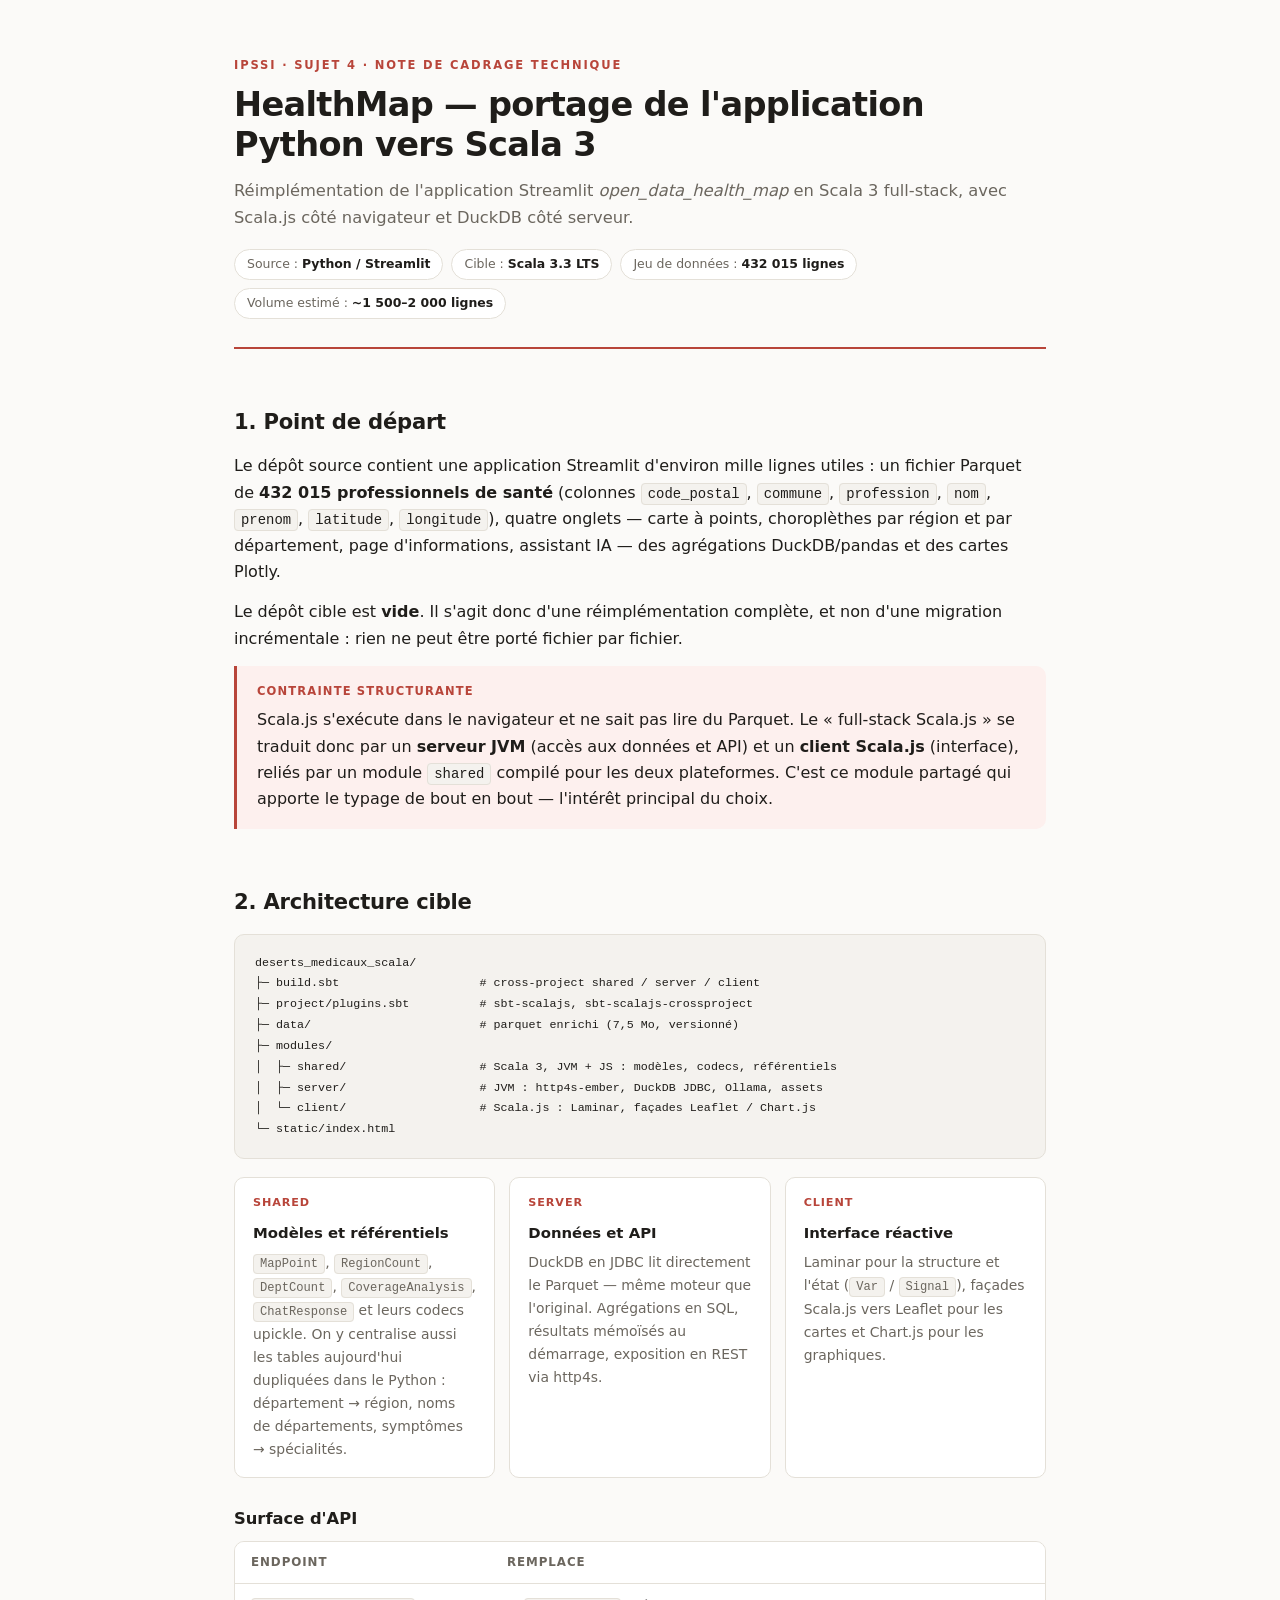
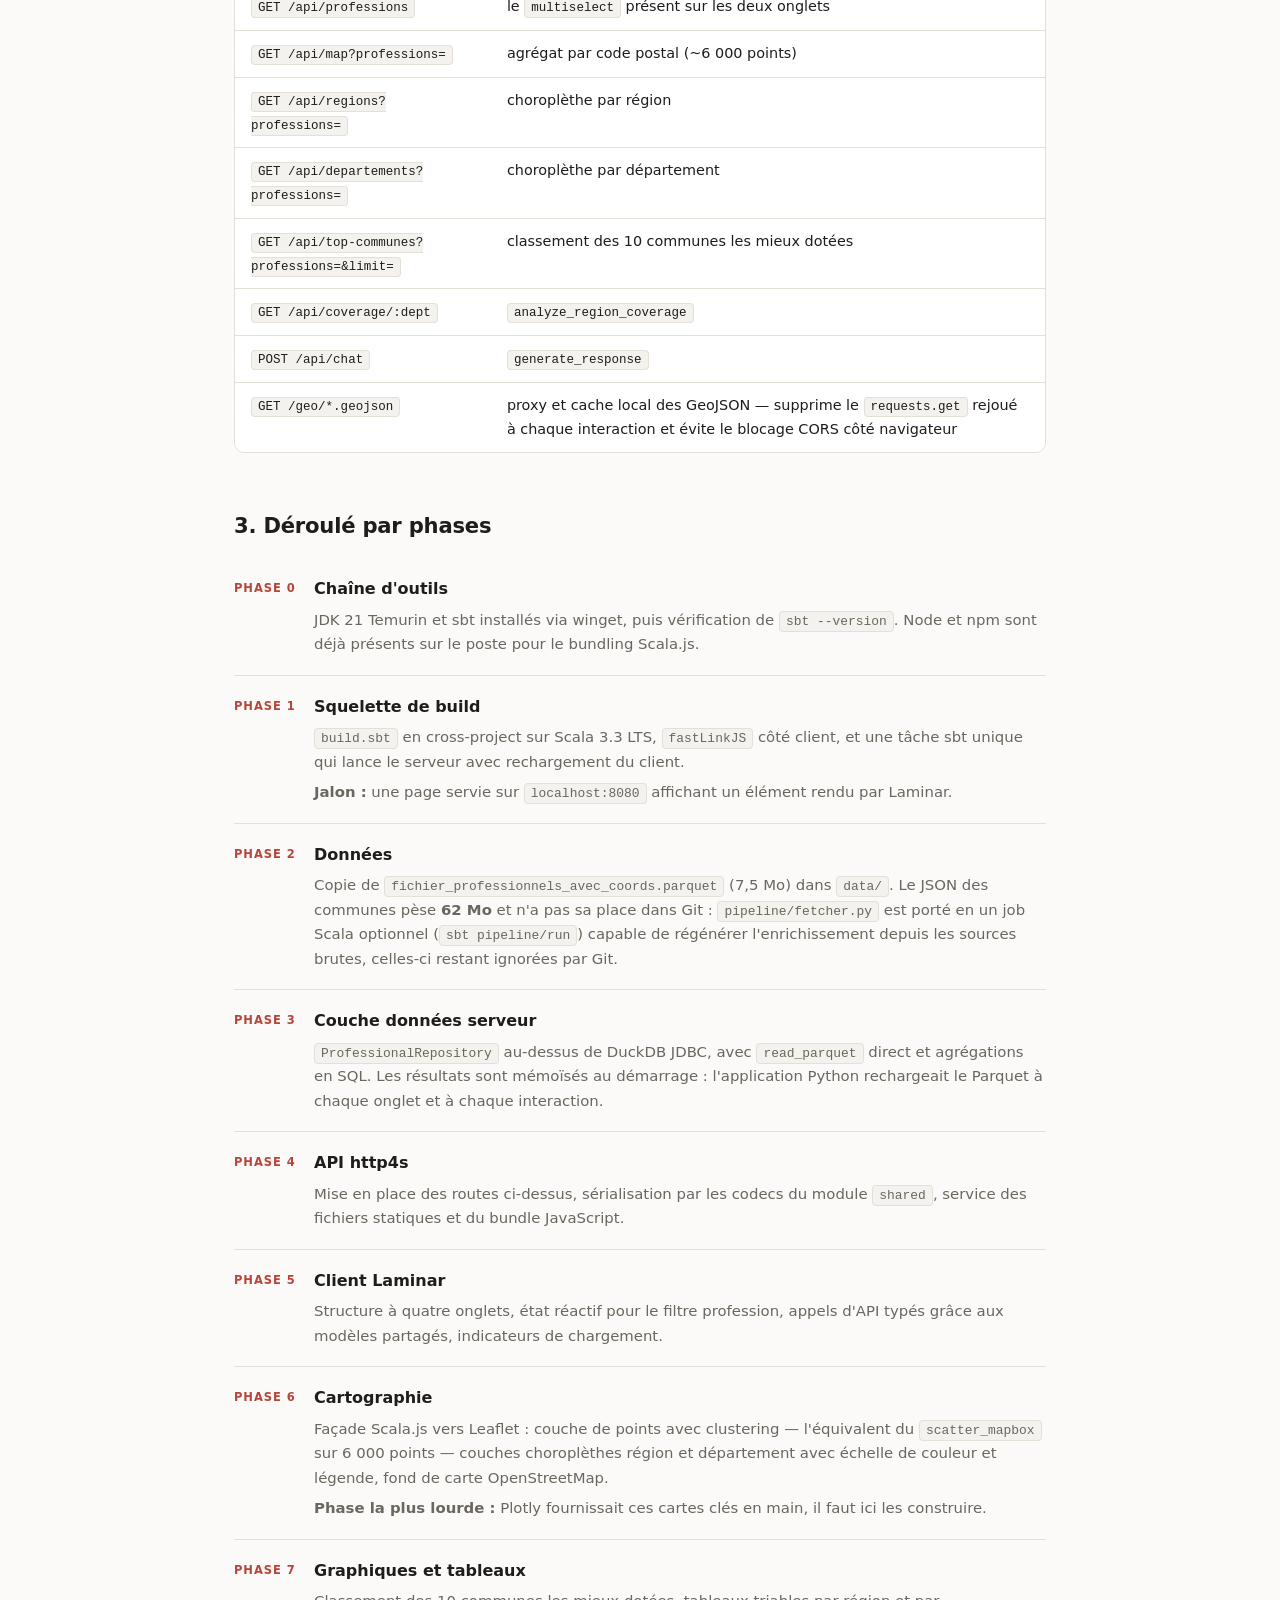
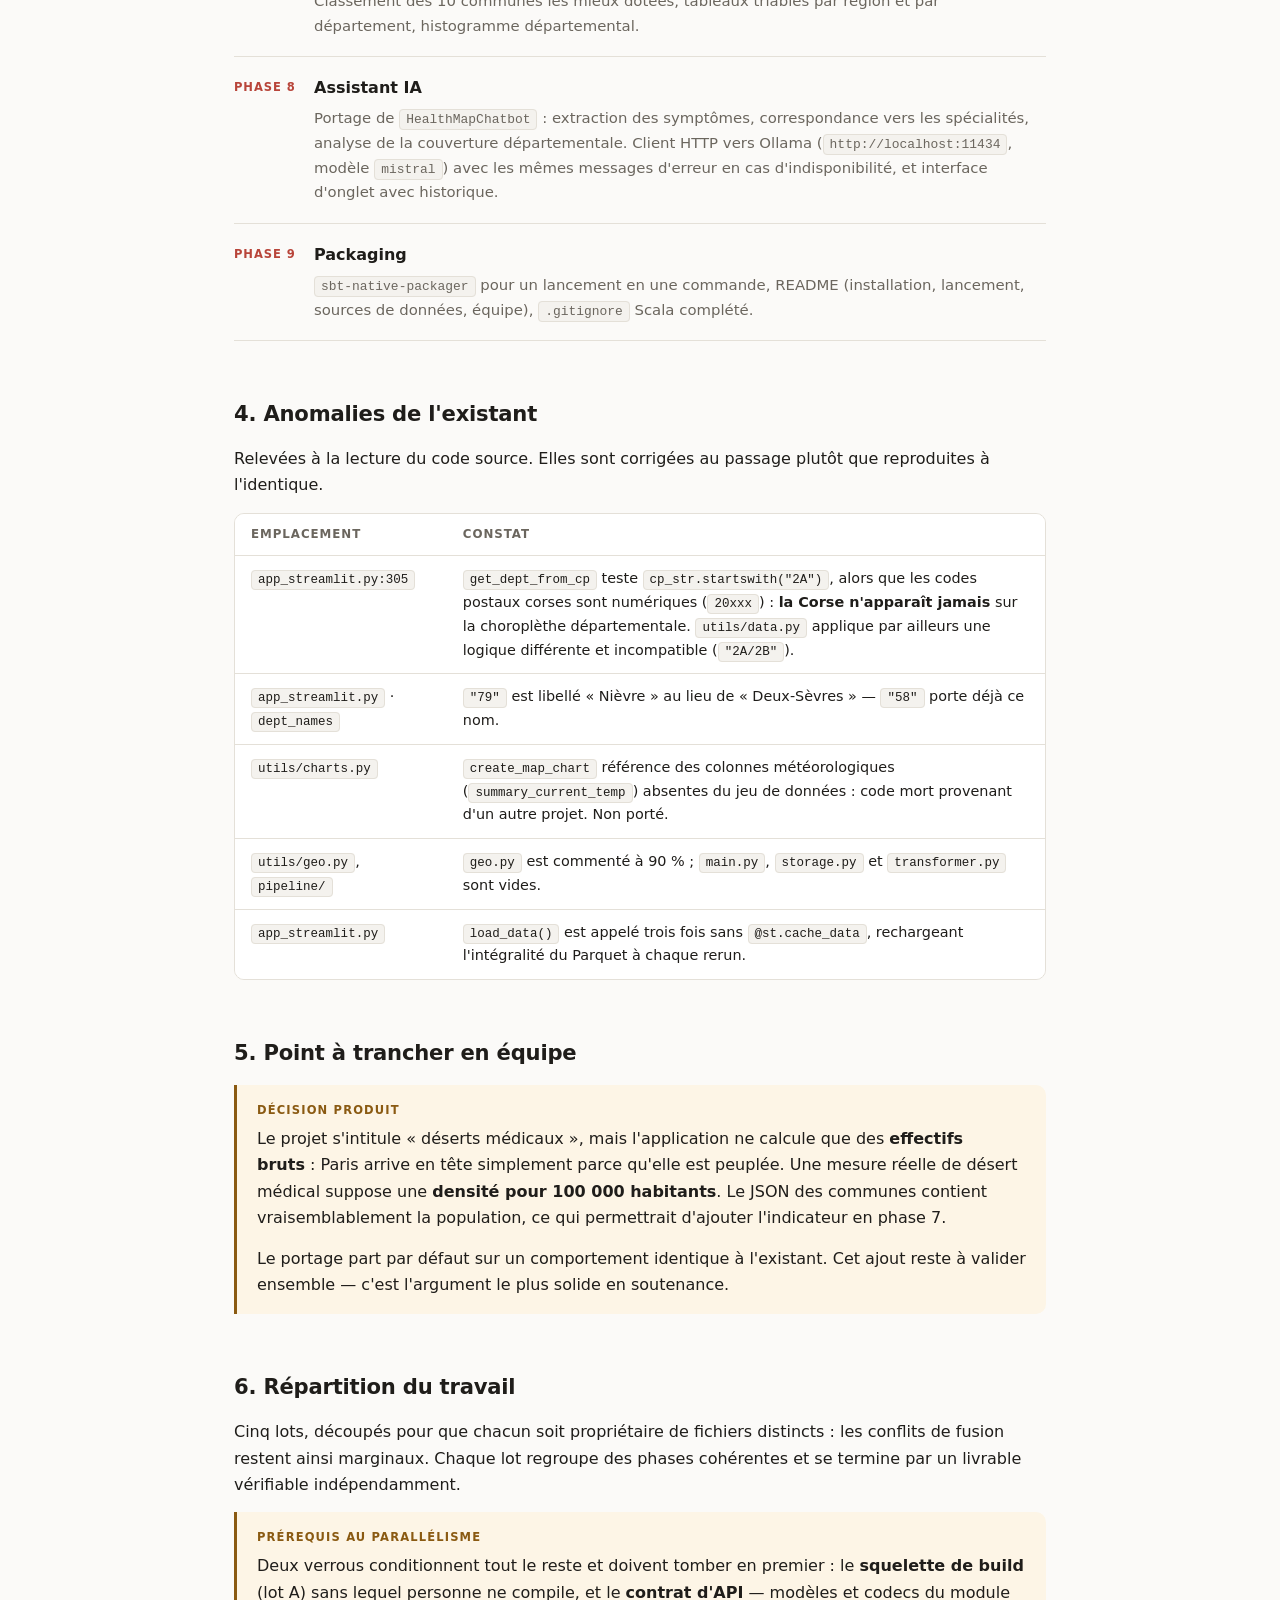
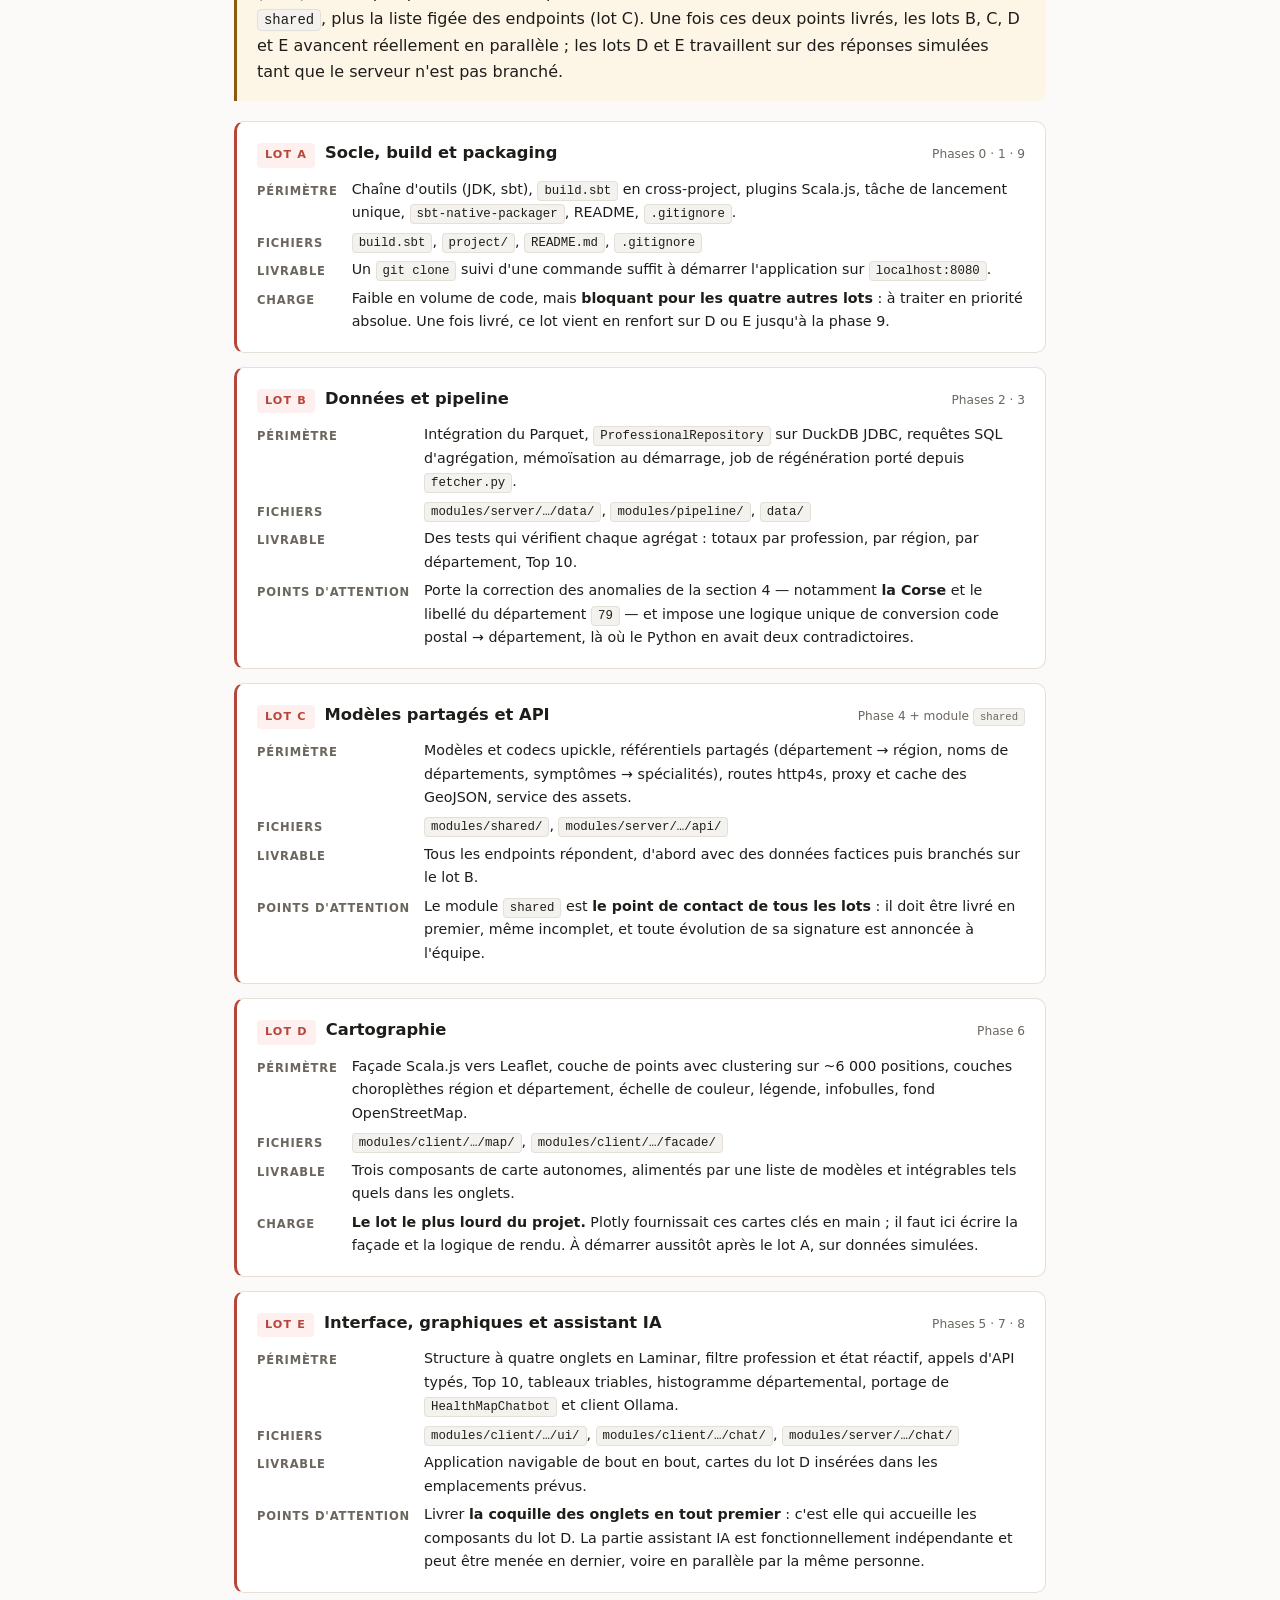
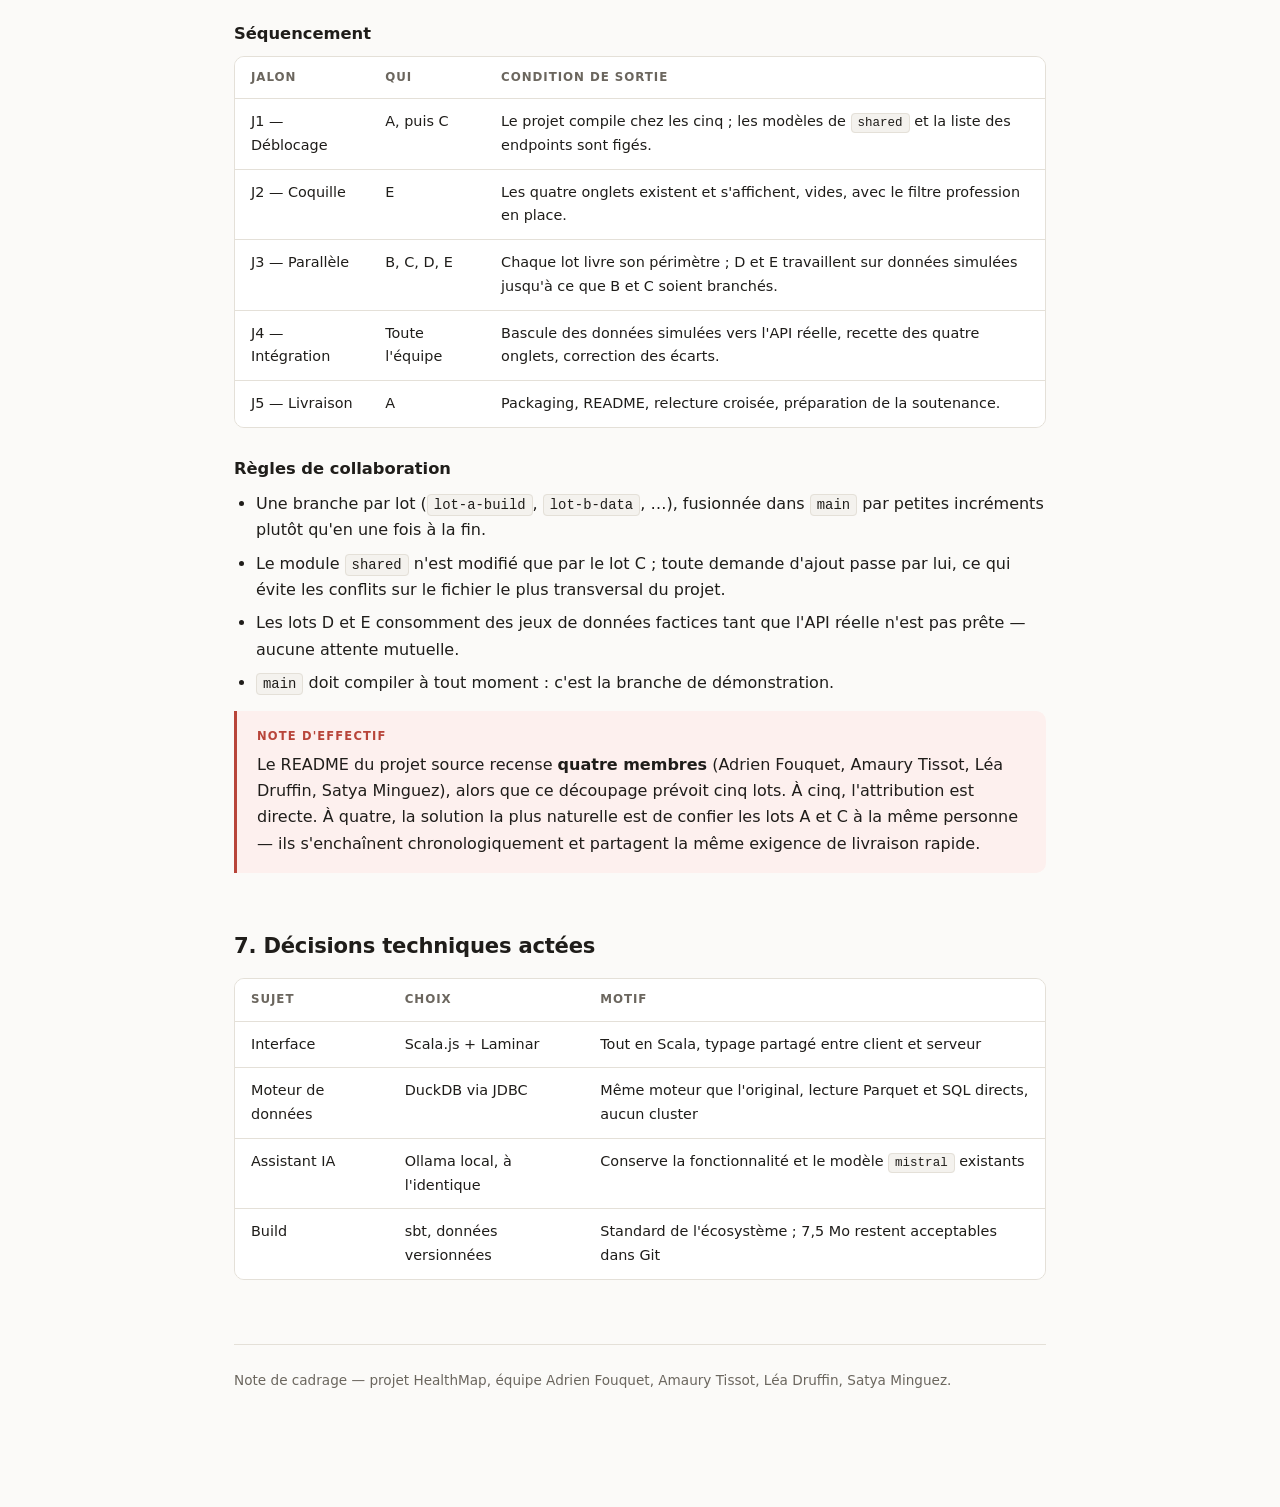
<file: plan-portage-scala.html>
<!doctype html>
<html lang="fr">
<head>
<meta charset="utf-8">
<meta name="viewport" content="width=device-width, initial-scale=1">
<title>HealthMap — Plan de portage Scala</title>
<style>
  :root{
    --bg:#fbfaf8; --surface:#ffffff; --border:#e4e0d8; --text:#1f1d1a; --muted:#6b665e;
    --accent:#b8453a; --accent-soft:#fdf0ee; --warn:#8a5a12; --warn-soft:#fdf5e6;
    --code-bg:#f4f2ee;
  }
  @media (prefers-color-scheme:dark){
    :root:not([data-theme="light"]){
      --bg:#171614; --surface:#201f1c; --border:#35332e; --text:#eceae5; --muted:#a39d92;
      --accent:#e8776a; --accent-soft:#2c1e1c; --warn:#d9ab63; --warn-soft:#2a2318;
      --code-bg:#2a2825;
    }
  }
  *{box-sizing:border-box}
  body{margin:0;background:var(--bg);color:var(--text);
    font-family:ui-sans-serif,system-ui,-apple-system,"Segoe UI",Roboto,sans-serif;
    line-height:1.65;-webkit-font-smoothing:antialiased}
  .wrap{max-width:860px;margin:0 auto;padding:56px 24px 96px}
  header{border-bottom:2px solid var(--accent);padding-bottom:28px;margin-bottom:44px}
  .eyebrow{font-size:.72rem;letter-spacing:.16em;text-transform:uppercase;color:var(--accent);font-weight:700;margin:0 0 10px}
  h1{font-size:2.1rem;line-height:1.2;margin:0 0 12px;letter-spacing:-.02em}
  .sub{color:var(--muted);font-size:1.02rem;margin:0}
  .meta{margin-top:18px;display:flex;flex-wrap:wrap;gap:8px}
  .chip{font-size:.78rem;background:var(--surface);border:1px solid var(--border);
    border-radius:999px;padding:4px 12px;color:var(--muted)}
  .chip b{color:var(--text);font-weight:600}
  h2{font-size:1.32rem;margin:52px 0 14px;letter-spacing:-.01em;padding-top:4px}
  h3{font-size:1.02rem;margin:28px 0 8px}
  p{margin:0 0 14px}
  ul{margin:0 0 14px;padding-left:22px}
  li{margin-bottom:7px}
  code{font-family:ui-monospace,"Cascadia Code",Consolas,monospace;font-size:.87em;
    background:var(--code-bg);padding:2px 6px;border-radius:4px;border:1px solid var(--border)}
  pre{background:var(--code-bg);border:1px solid var(--border);border-radius:10px;
    padding:18px 20px;overflow-x:auto;font-size:.84rem;line-height:1.55;margin:0 0 18px}
  pre code{background:none;border:none;padding:0}
  .callout{border-left:3px solid var(--accent);background:var(--accent-soft);
    padding:16px 20px;border-radius:0 10px 10px 0;margin:0 0 20px}
  .callout p:last-child{margin-bottom:0}
  .callout.warn{border-color:var(--warn);background:var(--warn-soft)}
  .callout .lbl{font-size:.72rem;letter-spacing:.1em;text-transform:uppercase;
    font-weight:700;color:var(--accent);display:block;margin-bottom:6px}
  .callout.warn .lbl{color:var(--warn)}
  .tablewrap{overflow-x:auto;margin:0 0 20px;border:1px solid var(--border);border-radius:10px}
  table{border-collapse:collapse;width:100%;font-size:.9rem;background:var(--surface)}
  th,td{text-align:left;padding:11px 16px;border-bottom:1px solid var(--border);vertical-align:top}
  th{font-size:.74rem;letter-spacing:.08em;text-transform:uppercase;color:var(--muted);font-weight:700}
  tr:last-child td{border-bottom:none}
  .phase{display:flex;gap:18px;padding:18px 0;border-bottom:1px solid var(--border)}
  .phase:last-child{border-bottom:none}
  .pnum{flex:0 0 62px;font-size:.72rem;font-weight:700;letter-spacing:.08em;
    text-transform:uppercase;color:var(--accent);padding-top:3px}
  .pbody{flex:1;min-width:0}
  .pbody h4{margin:0 0 5px;font-size:1rem}
  .pbody p{margin:0;color:var(--muted);font-size:.93rem}
  .pbody p + p{margin-top:6px}
  .cards{display:grid;grid-template-columns:repeat(auto-fit,minmax(230px,1fr));gap:14px;margin:0 0 20px}
  .card{background:var(--surface);border:1px solid var(--border);border-radius:10px;padding:16px 18px}
  .card h4{margin:0 0 6px;font-size:.93rem}
  .card p{margin:0;font-size:.87rem;color:var(--muted)}
  .card .tag{font-size:.7rem;letter-spacing:.08em;text-transform:uppercase;
    color:var(--accent);font-weight:700;display:block;margin-bottom:8px}
  .lots{display:grid;gap:14px;margin:0 0 20px}
  .lot{background:var(--surface);border:1px solid var(--border);border-radius:10px;
    padding:18px 20px;border-left:3px solid var(--accent)}
  .lot-head{display:flex;flex-wrap:wrap;align-items:baseline;gap:10px;margin-bottom:10px}
  .lot-id{font-size:.7rem;letter-spacing:.1em;text-transform:uppercase;font-weight:700;
    color:var(--accent);background:var(--accent-soft);border-radius:4px;padding:3px 8px}
  .lot-head h4{margin:0;font-size:1.02rem;flex:1;min-width:180px}
  .lot-phases{font-size:.76rem;color:var(--muted);white-space:nowrap}
  .lot dl{margin:0;display:grid;grid-template-columns:auto 1fr;gap:5px 14px;font-size:.89rem}
  .lot dt{color:var(--muted);font-size:.72rem;letter-spacing:.07em;text-transform:uppercase;
    font-weight:700;padding-top:4px;white-space:nowrap}
  .lot dd{margin:0}
  @media (max-width:560px){
    .lot dl{grid-template-columns:1fr;gap:2px}
    .lot dd{margin-bottom:8px}
  }
  footer{margin-top:64px;padding-top:24px;border-top:1px solid var(--border);
    color:var(--muted);font-size:.85rem}
</style>
</head>
<body>
<div class="wrap">

<header>
  <p class="eyebrow">IPSSI · Sujet 4 · Note de cadrage technique</p>
  <h1>HealthMap — portage de l'application Python vers Scala&nbsp;3</h1>
  <p class="sub">Réimplémentation de l'application Streamlit <em>open_data_health_map</em> en Scala&nbsp;3 full-stack, avec Scala.js côté navigateur et DuckDB côté serveur.</p>
  <div class="meta">
    <span class="chip">Source&nbsp;: <b>Python / Streamlit</b></span>
    <span class="chip">Cible&nbsp;: <b>Scala 3.3 LTS</b></span>
    <span class="chip">Jeu de données&nbsp;: <b>432 015 lignes</b></span>
    <span class="chip">Volume estimé&nbsp;: <b>~1 500–2 000 lignes</b></span>
  </div>
</header>

<h2>1. Point de départ</h2>
<p>Le dépôt source contient une application Streamlit d'environ mille lignes utiles&nbsp;: un fichier Parquet de <strong>432 015 professionnels de santé</strong> (colonnes <code>code_postal</code>, <code>commune</code>, <code>profession</code>, <code>nom</code>, <code>prenom</code>, <code>latitude</code>, <code>longitude</code>), quatre onglets — carte à points, choroplèthes par région et par département, page d'informations, assistant IA — des agrégations DuckDB/pandas et des cartes Plotly.</p>
<p>Le dépôt cible est <strong>vide</strong>. Il s'agit donc d'une réimplémentation complète, et non d'une migration incrémentale&nbsp;: rien ne peut être porté fichier par fichier.</p>

<div class="callout">
  <span class="lbl">Contrainte structurante</span>
  <p>Scala.js s'exécute dans le navigateur et ne sait pas lire du Parquet. Le «&nbsp;full-stack Scala.js&nbsp;» se traduit donc par un <strong>serveur JVM</strong> (accès aux données et API) et un <strong>client Scala.js</strong> (interface), reliés par un module <code>shared</code> compilé pour les deux plateformes. C'est ce module partagé qui apporte le typage de bout en bout — l'intérêt principal du choix.</p>
</div>

<h2>2. Architecture cible</h2>
<pre><code>deserts_medicaux_scala/
├─ build.sbt                    # cross-project shared / server / client
├─ project/plugins.sbt          # sbt-scalajs, sbt-scalajs-crossproject
├─ data/                        # parquet enrichi (7,5 Mo, versionné)
├─ modules/
│  ├─ shared/                   # Scala 3, JVM + JS : modèles, codecs, référentiels
│  ├─ server/                   # JVM : http4s-ember, DuckDB JDBC, Ollama, assets
│  └─ client/                   # Scala.js : Laminar, façades Leaflet / Chart.js
└─ static/index.html</code></pre>

<div class="cards">
  <div class="card">
    <span class="tag">shared</span>
    <h4>Modèles et référentiels</h4>
    <p><code>MapPoint</code>, <code>RegionCount</code>, <code>DeptCount</code>, <code>CoverageAnalysis</code>, <code>ChatResponse</code> et leurs codecs upickle. On y centralise aussi les tables aujourd'hui dupliquées dans le Python&nbsp;: département → région, noms de départements, symptômes → spécialités.</p>
  </div>
  <div class="card">
    <span class="tag">server</span>
    <h4>Données et API</h4>
    <p>DuckDB en JDBC lit directement le Parquet — même moteur que l'original. Agrégations en SQL, résultats mémoïsés au démarrage, exposition en REST via http4s.</p>
  </div>
  <div class="card">
    <span class="tag">client</span>
    <h4>Interface réactive</h4>
    <p>Laminar pour la structure et l'état (<code>Var</code> / <code>Signal</code>), façades Scala.js vers Leaflet pour les cartes et Chart.js pour les graphiques.</p>
  </div>
</div>

<h3>Surface d'API</h3>
<div class="tablewrap">
<table>
  <thead><tr><th>Endpoint</th><th>Remplace</th></tr></thead>
  <tbody>
    <tr><td><code>GET /api/professions</code></td><td>le <code>multiselect</code> présent sur les deux onglets</td></tr>
    <tr><td><code>GET /api/map?professions=</code></td><td>agrégat par code postal (~6 000 points)</td></tr>
    <tr><td><code>GET /api/regions?professions=</code></td><td>choroplèthe par région</td></tr>
    <tr><td><code>GET /api/departements?professions=</code></td><td>choroplèthe par département</td></tr>
    <tr><td><code>GET /api/top-communes?professions=&amp;limit=</code></td><td>classement des 10 communes les mieux dotées</td></tr>
    <tr><td><code>GET /api/coverage/:dept</code></td><td><code>analyze_region_coverage</code></td></tr>
    <tr><td><code>POST /api/chat</code></td><td><code>generate_response</code></td></tr>
    <tr><td><code>GET /geo/*.geojson</code></td><td>proxy et cache local des GeoJSON — supprime le <code>requests.get</code> rejoué à chaque interaction et évite le blocage CORS côté navigateur</td></tr>
  </tbody>
</table>
</div>

<h2>3. Déroulé par phases</h2>

<div class="phase"><div class="pnum">Phase 0</div><div class="pbody">
  <h4>Chaîne d'outils</h4>
  <p>JDK 21 Temurin et sbt installés via winget, puis vérification de <code>sbt --version</code>. Node et npm sont déjà présents sur le poste pour le bundling Scala.js.</p>
</div></div>

<div class="phase"><div class="pnum">Phase 1</div><div class="pbody">
  <h4>Squelette de build</h4>
  <p><code>build.sbt</code> en cross-project sur Scala 3.3 LTS, <code>fastLinkJS</code> côté client, et une tâche sbt unique qui lance le serveur avec rechargement du client.</p>
  <p><strong>Jalon&nbsp;:</strong> une page servie sur <code>localhost:8080</code> affichant un élément rendu par Laminar.</p>
</div></div>

<div class="phase"><div class="pnum">Phase 2</div><div class="pbody">
  <h4>Données</h4>
  <p>Copie de <code>fichier_professionnels_avec_coords.parquet</code> (7,5 Mo) dans <code>data/</code>. Le JSON des communes pèse <strong>62 Mo</strong> et n'a pas sa place dans Git&nbsp;: <code>pipeline/fetcher.py</code> est porté en un job Scala optionnel (<code>sbt pipeline/run</code>) capable de régénérer l'enrichissement depuis les sources brutes, celles-ci restant ignorées par Git.</p>
</div></div>

<div class="phase"><div class="pnum">Phase 3</div><div class="pbody">
  <h4>Couche données serveur</h4>
  <p><code>ProfessionalRepository</code> au-dessus de DuckDB JDBC, avec <code>read_parquet</code> direct et agrégations en SQL. Les résultats sont mémoïsés au démarrage&nbsp;: l'application Python rechargeait le Parquet à chaque onglet et à chaque interaction.</p>
</div></div>

<div class="phase"><div class="pnum">Phase 4</div><div class="pbody">
  <h4>API http4s</h4>
  <p>Mise en place des routes ci-dessus, sérialisation par les codecs du module <code>shared</code>, service des fichiers statiques et du bundle JavaScript.</p>
</div></div>

<div class="phase"><div class="pnum">Phase 5</div><div class="pbody">
  <h4>Client Laminar</h4>
  <p>Structure à quatre onglets, état réactif pour le filtre profession, appels d'API typés grâce aux modèles partagés, indicateurs de chargement.</p>
</div></div>

<div class="phase"><div class="pnum">Phase 6</div><div class="pbody">
  <h4>Cartographie</h4>
  <p>Façade Scala.js vers Leaflet&nbsp;: couche de points avec clustering — l'équivalent du <code>scatter_mapbox</code> sur 6 000 points — couches choroplèthes région et département avec échelle de couleur et légende, fond de carte OpenStreetMap.</p>
  <p><strong>Phase la plus lourde&nbsp;:</strong> Plotly fournissait ces cartes clés en main, il faut ici les construire.</p>
</div></div>

<div class="phase"><div class="pnum">Phase 7</div><div class="pbody">
  <h4>Graphiques et tableaux</h4>
  <p>Classement des 10 communes les mieux dotées, tableaux triables par région et par département, histogramme départemental.</p>
</div></div>

<div class="phase"><div class="pnum">Phase 8</div><div class="pbody">
  <h4>Assistant IA</h4>
  <p>Portage de <code>HealthMapChatbot</code>&nbsp;: extraction des symptômes, correspondance vers les spécialités, analyse de la couverture départementale. Client HTTP vers Ollama (<code>http://localhost:11434</code>, modèle <code>mistral</code>) avec les mêmes messages d'erreur en cas d'indisponibilité, et interface d'onglet avec historique.</p>
</div></div>

<div class="phase"><div class="pnum">Phase 9</div><div class="pbody">
  <h4>Packaging</h4>
  <p><code>sbt-native-packager</code> pour un lancement en une commande, README (installation, lancement, sources de données, équipe), <code>.gitignore</code> Scala complété.</p>
</div></div>

<h2>4. Anomalies de l'existant</h2>
<p>Relevées à la lecture du code source. Elles sont corrigées au passage plutôt que reproduites à l'identique.</p>

<div class="tablewrap">
<table>
  <thead><tr><th>Emplacement</th><th>Constat</th></tr></thead>
  <tbody>
    <tr>
      <td><code>app_streamlit.py:305</code></td>
      <td><code>get_dept_from_cp</code> teste <code>cp_str.startswith("2A")</code>, alors que les codes postaux corses sont numériques (<code>20xxx</code>)&nbsp;: <strong>la Corse n'apparaît jamais</strong> sur la choroplèthe départementale. <code>utils/data.py</code> applique par ailleurs une logique différente et incompatible (<code>"2A/2B"</code>).</td>
    </tr>
    <tr>
      <td><code>app_streamlit.py</code> · <code>dept_names</code></td>
      <td><code>"79"</code> est libellé «&nbsp;Nièvre&nbsp;» au lieu de «&nbsp;Deux-Sèvres&nbsp;» — <code>"58"</code> porte déjà ce nom.</td>
    </tr>
    <tr>
      <td><code>utils/charts.py</code></td>
      <td><code>create_map_chart</code> référence des colonnes météorologiques (<code>summary_current_temp</code>) absentes du jeu de données&nbsp;: code mort provenant d'un autre projet. Non porté.</td>
    </tr>
    <tr>
      <td><code>utils/geo.py</code>, <code>pipeline/</code></td>
      <td><code>geo.py</code> est commenté à 90&nbsp;%&nbsp;; <code>main.py</code>, <code>storage.py</code> et <code>transformer.py</code> sont vides.</td>
    </tr>
    <tr>
      <td><code>app_streamlit.py</code></td>
      <td><code>load_data()</code> est appelé trois fois sans <code>@st.cache_data</code>, rechargeant l'intégralité du Parquet à chaque rerun.</td>
    </tr>
  </tbody>
</table>
</div>

<h2>5. Point à trancher en équipe</h2>
<div class="callout warn">
  <span class="lbl">Décision produit</span>
  <p>Le projet s'intitule «&nbsp;déserts médicaux&nbsp;», mais l'application ne calcule que des <strong>effectifs bruts</strong>&nbsp;: Paris arrive en tête simplement parce qu'elle est peuplée. Une mesure réelle de désert médical suppose une <strong>densité pour 100 000 habitants</strong>. Le JSON des communes contient vraisemblablement la population, ce qui permettrait d'ajouter l'indicateur en phase 7.</p>
  <p>Le portage part par défaut sur un comportement identique à l'existant. Cet ajout reste à valider ensemble — c'est l'argument le plus solide en soutenance.</p>
</div>

<h2>6. Répartition du travail</h2>
<p>Cinq lots, découpés pour que chacun soit propriétaire de fichiers distincts&nbsp;: les conflits de fusion restent ainsi marginaux. Chaque lot regroupe des phases cohérentes et se termine par un livrable vérifiable indépendamment.</p>

<div class="callout warn">
  <span class="lbl">Prérequis au parallélisme</span>
  <p>Deux verrous conditionnent tout le reste et doivent tomber en premier&nbsp;: le <strong>squelette de build</strong> (lot&nbsp;A) sans lequel personne ne compile, et le <strong>contrat d'API</strong> — modèles et codecs du module <code>shared</code>, plus la liste figée des endpoints (lot&nbsp;C). Une fois ces deux points livrés, les lots B, C, D et E avancent réellement en parallèle&nbsp;; les lots D et E travaillent sur des réponses simulées tant que le serveur n'est pas branché.</p>
</div>

<div class="lots">

  <div class="lot">
    <div class="lot-head">
      <span class="lot-id">Lot A</span>
      <h4>Socle, build et packaging</h4>
      <span class="lot-phases">Phases 0 · 1 · 9</span>
    </div>
    <dl>
      <dt>Périmètre</dt><dd>Chaîne d'outils (JDK, sbt), <code>build.sbt</code> en cross-project, plugins Scala.js, tâche de lancement unique, <code>sbt-native-packager</code>, README, <code>.gitignore</code>.</dd>
      <dt>Fichiers</dt><dd><code>build.sbt</code>, <code>project/</code>, <code>README.md</code>, <code>.gitignore</code></dd>
      <dt>Livrable</dt><dd>Un <code>git clone</code> suivi d'une commande suffit à démarrer l'application sur <code>localhost:8080</code>.</dd>
      <dt>Charge</dt><dd>Faible en volume de code, mais <strong>bloquant pour les quatre autres lots</strong>&nbsp;: à traiter en priorité absolue. Une fois livré, ce lot vient en renfort sur D ou E jusqu'à la phase&nbsp;9.</dd>
    </dl>
  </div>

  <div class="lot">
    <div class="lot-head">
      <span class="lot-id">Lot B</span>
      <h4>Données et pipeline</h4>
      <span class="lot-phases">Phases 2 · 3</span>
    </div>
    <dl>
      <dt>Périmètre</dt><dd>Intégration du Parquet, <code>ProfessionalRepository</code> sur DuckDB JDBC, requêtes SQL d'agrégation, mémoïsation au démarrage, job de régénération porté depuis <code>fetcher.py</code>.</dd>
      <dt>Fichiers</dt><dd><code>modules/server/…/data/</code>, <code>modules/pipeline/</code>, <code>data/</code></dd>
      <dt>Livrable</dt><dd>Des tests qui vérifient chaque agrégat&nbsp;: totaux par profession, par région, par département, Top 10.</dd>
      <dt>Points d'attention</dt><dd>Porte la correction des anomalies de la section&nbsp;4 — notamment <strong>la Corse</strong> et le libellé du département <code>79</code> — et impose une logique unique de conversion code postal → département, là où le Python en avait deux contradictoires.</dd>
    </dl>
  </div>

  <div class="lot">
    <div class="lot-head">
      <span class="lot-id">Lot C</span>
      <h4>Modèles partagés et API</h4>
      <span class="lot-phases">Phase 4 + module <code>shared</code></span>
    </div>
    <dl>
      <dt>Périmètre</dt><dd>Modèles et codecs upickle, référentiels partagés (département → région, noms de départements, symptômes → spécialités), routes http4s, proxy et cache des GeoJSON, service des assets.</dd>
      <dt>Fichiers</dt><dd><code>modules/shared/</code>, <code>modules/server/…/api/</code></dd>
      <dt>Livrable</dt><dd>Tous les endpoints répondent, d'abord avec des données factices puis branchés sur le lot&nbsp;B.</dd>
      <dt>Points d'attention</dt><dd>Le module <code>shared</code> est <strong>le point de contact de tous les lots</strong>&nbsp;: il doit être livré en premier, même incomplet, et toute évolution de sa signature est annoncée à l'équipe.</dd>
    </dl>
  </div>

  <div class="lot">
    <div class="lot-head">
      <span class="lot-id">Lot D</span>
      <h4>Cartographie</h4>
      <span class="lot-phases">Phase 6</span>
    </div>
    <dl>
      <dt>Périmètre</dt><dd>Façade Scala.js vers Leaflet, couche de points avec clustering sur ~6 000 positions, couches choroplèthes région et département, échelle de couleur, légende, infobulles, fond OpenStreetMap.</dd>
      <dt>Fichiers</dt><dd><code>modules/client/…/map/</code>, <code>modules/client/…/facade/</code></dd>
      <dt>Livrable</dt><dd>Trois composants de carte autonomes, alimentés par une liste de modèles et intégrables tels quels dans les onglets.</dd>
      <dt>Charge</dt><dd><strong>Le lot le plus lourd du projet.</strong> Plotly fournissait ces cartes clés en main&nbsp;; il faut ici écrire la façade et la logique de rendu. À démarrer aussitôt après le lot&nbsp;A, sur données simulées.</dd>
    </dl>
  </div>

  <div class="lot">
    <div class="lot-head">
      <span class="lot-id">Lot E</span>
      <h4>Interface, graphiques et assistant IA</h4>
      <span class="lot-phases">Phases 5 · 7 · 8</span>
    </div>
    <dl>
      <dt>Périmètre</dt><dd>Structure à quatre onglets en Laminar, filtre profession et état réactif, appels d'API typés, Top 10, tableaux triables, histogramme départemental, portage de <code>HealthMapChatbot</code> et client Ollama.</dd>
      <dt>Fichiers</dt><dd><code>modules/client/…/ui/</code>, <code>modules/client/…/chat/</code>, <code>modules/server/…/chat/</code></dd>
      <dt>Livrable</dt><dd>Application navigable de bout en bout, cartes du lot&nbsp;D insérées dans les emplacements prévus.</dd>
      <dt>Points d'attention</dt><dd>Livrer <strong>la coquille des onglets en tout premier</strong>&nbsp;: c'est elle qui accueille les composants du lot&nbsp;D. La partie assistant IA est fonctionnellement indépendante et peut être menée en dernier, voire en parallèle par la même personne.</dd>
    </dl>
  </div>

</div>

<h3>Séquencement</h3>
<div class="tablewrap">
<table>
  <thead><tr><th>Jalon</th><th>Qui</th><th>Condition de sortie</th></tr></thead>
  <tbody>
    <tr><td>J1 — Déblocage</td><td>A, puis C</td><td>Le projet compile chez les cinq&nbsp;; les modèles de <code>shared</code> et la liste des endpoints sont figés.</td></tr>
    <tr><td>J2 — Coquille</td><td>E</td><td>Les quatre onglets existent et s'affichent, vides, avec le filtre profession en place.</td></tr>
    <tr><td>J3 — Parallèle</td><td>B, C, D, E</td><td>Chaque lot livre son périmètre&nbsp;; D et E travaillent sur données simulées jusqu'à ce que B et C soient branchés.</td></tr>
    <tr><td>J4 — Intégration</td><td>Toute l'équipe</td><td>Bascule des données simulées vers l'API réelle, recette des quatre onglets, correction des écarts.</td></tr>
    <tr><td>J5 — Livraison</td><td>A</td><td>Packaging, README, relecture croisée, préparation de la soutenance.</td></tr>
  </tbody>
</table>
</div>

<h3>Règles de collaboration</h3>
<ul>
  <li>Une branche par lot (<code>lot-a-build</code>, <code>lot-b-data</code>, …), fusionnée dans <code>main</code> par petites incréments plutôt qu'en une fois à la fin.</li>
  <li>Le module <code>shared</code> n'est modifié que par le lot&nbsp;C&nbsp;; toute demande d'ajout passe par lui, ce qui évite les conflits sur le fichier le plus transversal du projet.</li>
  <li>Les lots D et E consomment des jeux de données factices tant que l'API réelle n'est pas prête — aucune attente mutuelle.</li>
  <li><code>main</code> doit compiler à tout moment&nbsp;: c'est la branche de démonstration.</li>
</ul>

<div class="callout">
  <span class="lbl">Note d'effectif</span>
  <p>Le README du projet source recense <strong>quatre membres</strong> (Adrien Fouquet, Amaury Tissot, Léa Druffin, Satya Minguez), alors que ce découpage prévoit cinq lots. À cinq, l'attribution est directe. À quatre, la solution la plus naturelle est de confier les lots&nbsp;A et&nbsp;C à la même personne — ils s'enchaînent chronologiquement et partagent la même exigence de livraison rapide.</p>
</div>

<h2>7. Décisions techniques actées</h2>
<div class="tablewrap">
<table>
  <thead><tr><th>Sujet</th><th>Choix</th><th>Motif</th></tr></thead>
  <tbody>
    <tr><td>Interface</td><td>Scala.js + Laminar</td><td>Tout en Scala, typage partagé entre client et serveur</td></tr>
    <tr><td>Moteur de données</td><td>DuckDB via JDBC</td><td>Même moteur que l'original, lecture Parquet et SQL directs, aucun cluster</td></tr>
    <tr><td>Assistant IA</td><td>Ollama local, à l'identique</td><td>Conserve la fonctionnalité et le modèle <code>mistral</code> existants</td></tr>
    <tr><td>Build</td><td>sbt, données versionnées</td><td>Standard de l'écosystème&nbsp;; 7,5 Mo restent acceptables dans Git</td></tr>
  </tbody>
</table>
</div>

<footer>
  Note de cadrage — projet HealthMap, équipe Adrien Fouquet, Amaury Tissot, Léa Druffin, Satya Minguez.
</footer>

</div>
</body>
</html>
</file>
